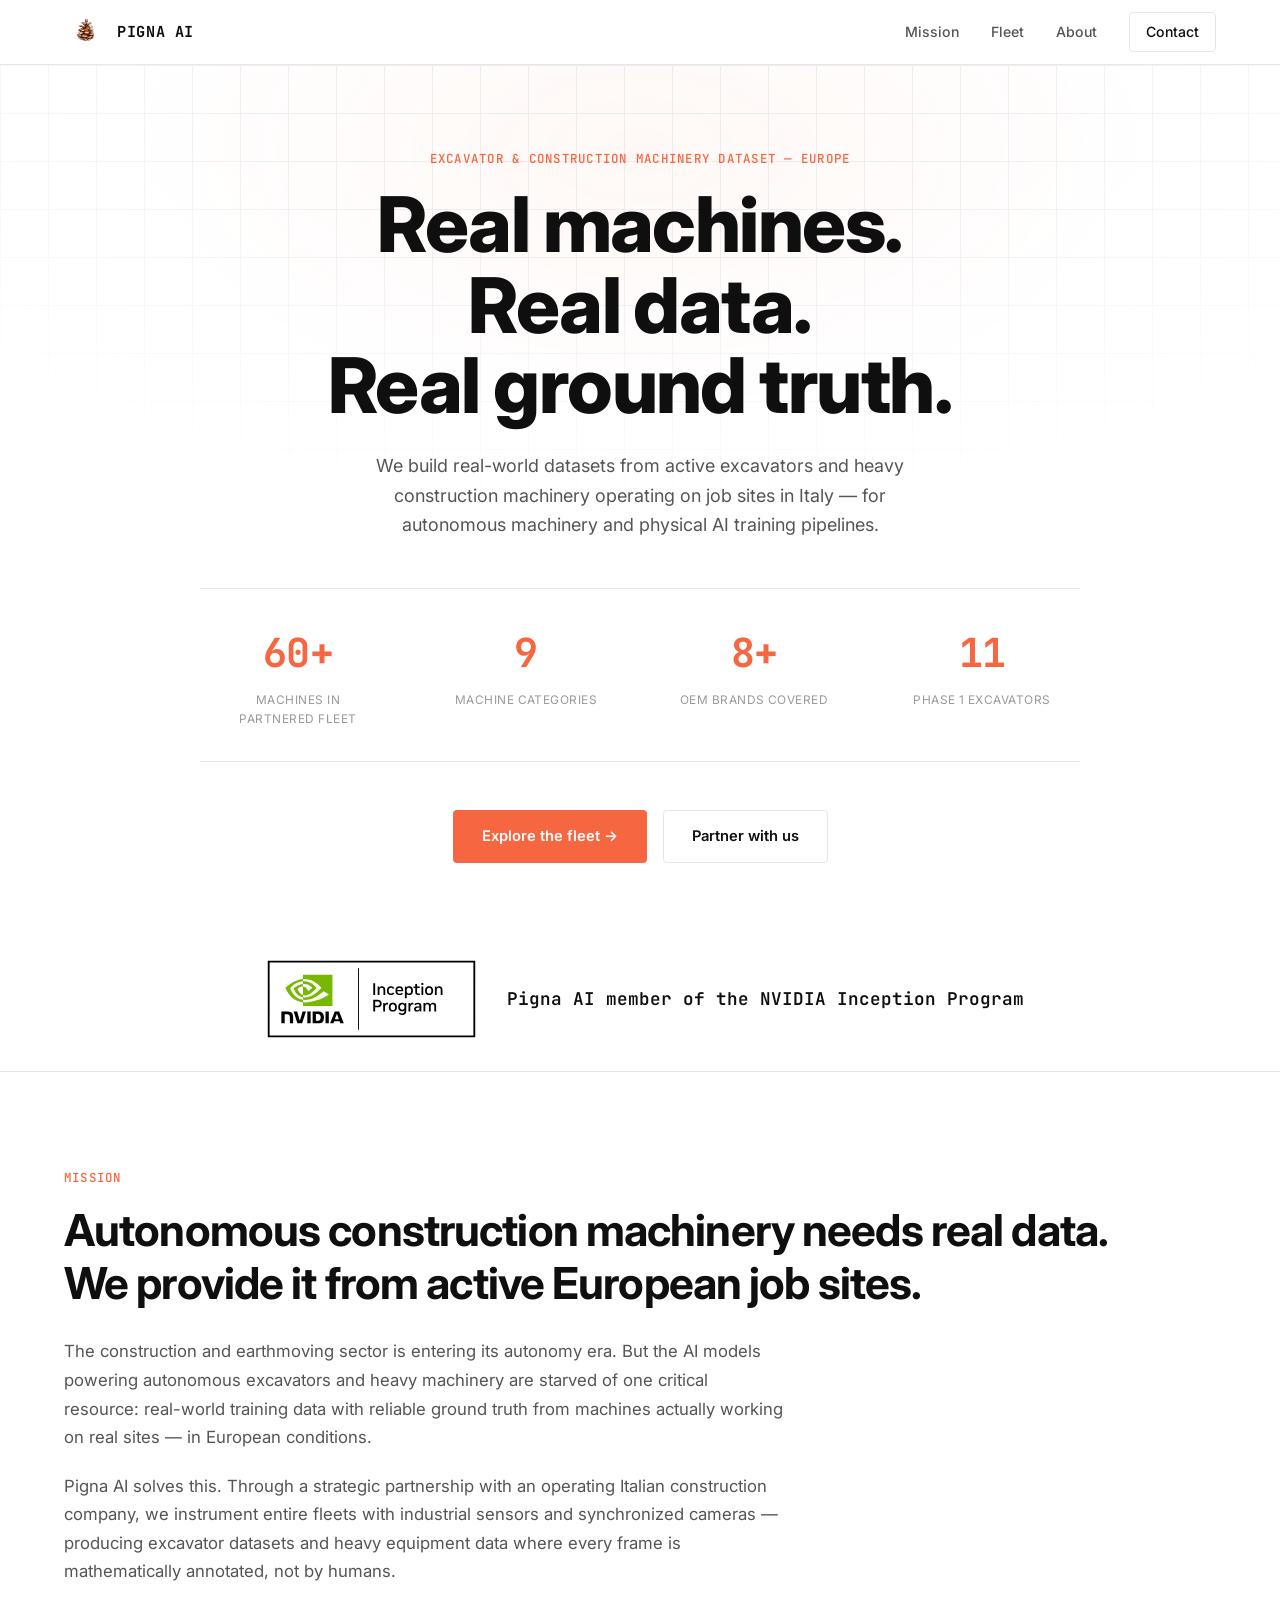
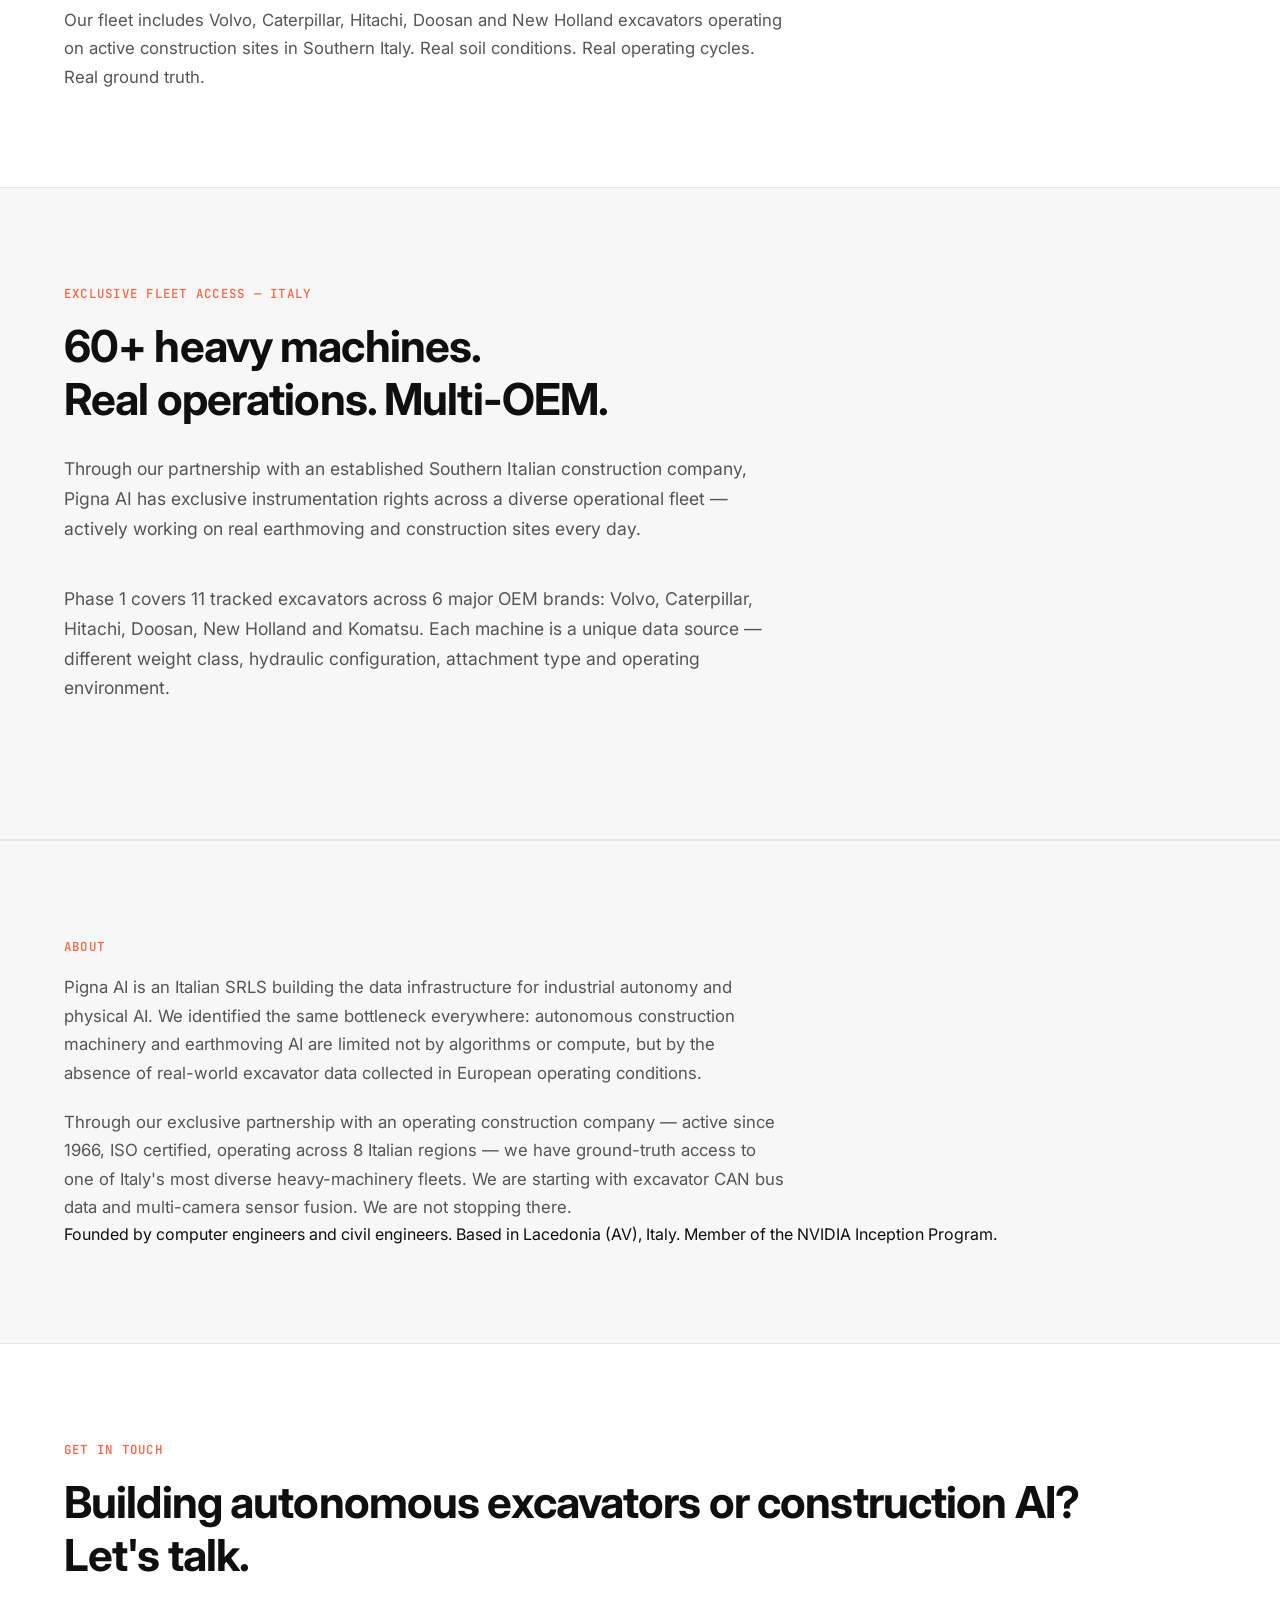
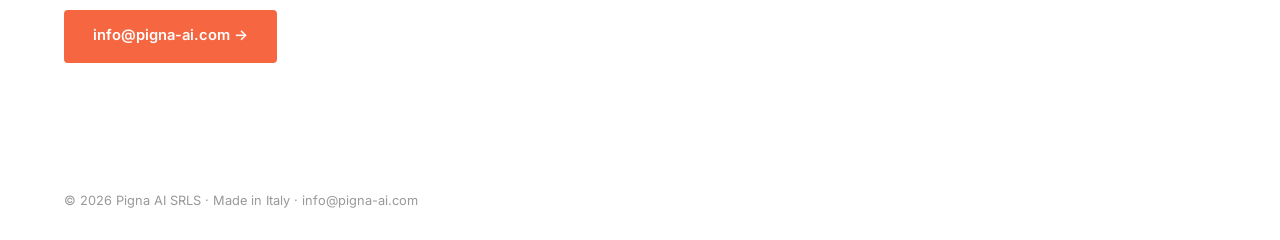
<file: index.html>
<!DOCTYPE html>
<html lang="en">
<head>
  <meta charset="UTF-8">
  <meta name="viewport" content="width=device-width, initial-scale=1.0">

  <title>Pigna AI — Excavator & Construction Machinery Dataset for Physical AI</title>
  <meta name="description" content="Real-world excavator and construction machinery data from active job sites in Italy. Multi-OEM fleet, sensor data for autonomous machinery and physical AI training pipelines.">

  <!-- Open Graph  -->
  <meta property="og:title" content="Pigna AI — Excavator & Construction Machinery Dataset for Physical AI">
  <meta property="og:description" content="Real-world excavator and construction machinery data from active job sites in Italy. CAN bus telemetry, multi-OEM fleet, sensor data for autonomous machinery and physical AI training pipelines.">
  <meta property="og:type" content="website">
  <meta property="og:url" content="https://www.pigna-ai.com/">

  <!-- SEO keywords -->
  <meta name="keywords" content="excavator dataset, construction machinery dataset, physical AI training data, earthmoving dataset, autonomous excavator, construction site AI data, heavy equipment dataset Europe, Italy construction data, Volvo excavator data, Caterpillar dataset, Hitachi excavator, Doosan dataset, New Holland excavator, autonomous construction machinery">

  <link rel="icon" href="data:image/svg+xml,%3Csvg xmlns='http://www.w3.org/2000/svg' viewBox='0 0 24 24'%3E%3Crect width='24' height='24' fill='%23FFFFFF'/%3E%3Cpath d='M12,3.5 C8.5,3.5 6,7.5 6,12.5 C6,17.8 8.7,21.5 12,21.5 C15.3,21.5 18,17.8 18,12.5 C18,7.5 15.5,3.5 12,3.5 Z' fill='none' stroke='%230F0F0F' stroke-width='1.4'/%3E%3Cpath d='M7.2,9.5 Q12,11.8 16.8,9.5' fill='none' stroke='%23F66640' stroke-width='1.3'/%3E%3Cpath d='M7.6,17.3 Q12,19.4 16.4,17.3' fill='none' stroke='%23F66640' stroke-width='1.3'/%3E%3C/svg%3E">

  <link rel="preconnect" href="https://fonts.googleapis.com">
  <link rel="preconnect" href="https://fonts.gstatic.com" crossorigin>
  <link href="https://fonts.googleapis.com/css2?family=Inter:wght@400;500;600;700;800&family=JetBrains+Mono:wght@400;500;700&display=swap" rel="stylesheet">

  <link rel="stylesheet" href="style.css">

  <!-- Structured data -->
  <script type="application/ld+json">
  {
    "@context": "https://schema.org",
    "@type": "Organization",
    "name": "Pigna AI",
    "url": "https://www.pigna-ai.com",
    "description": "Real-world excavator and construction machinery dataset for physical AI and autonomous machinery training pipelines. Active job sites in Italy.",
    "foundingLocation": "Lacedonia, Italy",
    "email": "info@pigna-ai.com",
    "keywords": "excavator dataset, construction machinery data, physical AI, CAN bus, earthmoving, autonomous excavator"
  }
  </script>
</head>
<body>

  <!-- ============ NAVBAR ============ -->
  <header class="navbar" id="navbar">
    <div class="navbar-inner">
      <a href="#" class="logo">
        <img src="assets/pigna-ai-logo.png" alt="Pigna AI" class="logo-mark" aria-hidden="true">
        <span>PIGNA AI</span>
      </a>

      <div class="nav-right">
        <nav class="nav-links" id="nav-links">
          <a href="#mission">Mission</a>
          <a href="#fleet">Fleet</a>
          <a href="#about">About</a>
          <a href="#contact" class="nav-cta">Contact</a>
        </nav>
      </div>

      <button class="hamburger" id="hamburger" aria-label="Toggle menu" aria-expanded="false" aria-controls="nav-links">
        <span></span>
        <span></span>
        <span></span>
      </button>
    </div>
  </header>

  <main>

    <!-- ============ HERO ============ -->
    <section class="hero" id="hero">
      <div class="hero-grid-bg" aria-hidden="true"></div>
      <div class="hero-inner">

        <p class="eyebrow">Excavator & construction machinery dataset — Europe</p>
        <h1 class="hero-headline">Real machines.<br>Real data.<br>Real ground truth.</h1>
        <p class="hero-sub">We build real-world datasets from active excavators and heavy construction machinery operating on job sites in Italy — for autonomous machinery and physical AI training pipelines.</p>

        <div class="metrics metrics-4">
          <div class="metric">
            <span class="metric-number">60+</span>
            <span class="metric-label">Machines in partnered fleet</span>
          </div>
          <div class="metric">
            <span class="metric-number">9</span>
            <span class="metric-label">Machine categories</span>
          </div>
          <div class="metric">
            <span class="metric-number">8+</span>
            <span class="metric-label">OEM brands covered</span>
          </div>
          <div class="metric">
            <span class="metric-number">11</span>
            <span class="metric-label">Phase 1 excavators</span>
          </div>
        </div>

        <div class="hero-cta">
          <a href="#fleet" class="btn btn-primary">Explore the fleet →</a>
          <a href="#contact" class="btn btn-secondary">Partner with us</a>
        </div>
      </div>
    </section>

    <div class="inception-ribbon">
      <div class="inception-ribbon-link">
        <img src="assets/nvidia-inception-badge.svg" alt="NVIDIA Inception Program" height="100">
        <span>Pigna AI member of the NVIDIA Inception Program</span>
      </div>
    </div>

    <!-- ============ MISSION ============ -->
    <section class="section" id="mission">
      <div class="container reveal">
        <p class="eyebrow">Mission</p>
        <h2 class="section-statement">Autonomous construction machinery needs real data.<br>We provide it from active European job sites.</h2>
        <div class="text-block">
          <p>The construction and earthmoving sector is entering its autonomy era. But the AI models powering autonomous excavators and heavy machinery are starved of one critical resource: real-world training data with reliable ground truth from machines actually working on real sites — in European conditions.</p>
          <p>Pigna AI solves this. Through a strategic partnership with an operating Italian construction company, we instrument entire fleets with industrial sensors and synchronized cameras — producing excavator datasets and heavy equipment data where every frame is mathematically annotated, not by humans.</p>
          <p>Our fleet includes Volvo, Caterpillar, Hitachi, Doosan and New Holland excavators operating on active construction sites in Southern Italy. Real soil conditions. Real operating cycles. Real ground truth.</p>
        </div>
      </div>
    </section>

    <!-- ============ FLEET ============ -->
    <section class="section section-alt" id="fleet">
      <div class="container reveal">
        <p class="eyebrow">Exclusive fleet access — Italy</p>
        <h2 class="section-statement">60+ heavy machines.<br>Real operations. Multi-OEM.</h2>
        <p class="lead">Through our partnership with an established Southern Italian construction company, Pigna AI has exclusive instrumentation rights across a diverse operational fleet — actively working on real earthmoving and construction sites every day.</p>
        <p class="lead">Phase 1 covers 11 tracked excavators across 6 major OEM brands: Volvo, Caterpillar, Hitachi, Doosan, New Holland and Komatsu. Each machine is a unique data source — different weight class, hydraulic configuration, attachment type and operating environment.</p>
      </div>
    </section>

    <!-- ============ ABOUT ============ -->
    <section class="section section-alt" id="about">
      <div class="container reveal">
        <p class="eyebrow">About</p>
        <div class="text-block">
          <p>Pigna AI is an Italian SRLS building the data infrastructure for industrial autonomy and physical AI. We identified the same bottleneck everywhere: autonomous construction machinery and earthmoving AI are limited not by algorithms or compute, but by the absence of real-world excavator data collected in European operating conditions.</p>
          <p>Through our exclusive partnership with an operating construction company — active since 1966, ISO certified, operating across 8 Italian regions — we have ground-truth access to one of Italy's most diverse heavy-machinery fleets. We are starting with excavator CAN bus data and multi-camera sensor fusion. We are not stopping there.</p>
        </div>
        <p class="founder-line">Founded by computer engineers and civil engineers. Based in Lacedonia (AV), Italy. Member of the NVIDIA Inception Program.</p>
      </div>
    </section>

    <!-- ============ CONTACT ============ -->
    <section class="section" id="contact">
      <div class="container reveal">
        <p class="eyebrow">Get in touch</p>
        <h2 class="section-statement">Building autonomous excavators or construction AI?<br>Let's talk.</h2>
        <a href="mailto:info@pigna-ai.com" class="btn btn-primary">info@pigna-ai.com →</a>
      </div>
    </section>

  </main>

  <!-- ============ FOOTER ============ -->
  <footer class="footer">
    <div class="container">
      <div class="footer-bottom">
        <span>© 2026 Pigna AI SRLS · Made in Italy · <a href="mailto:info@pigna-ai.com">info@pigna-ai.com</a></span>
      </div>
    </div>
  </footer>

  <script src="script.js"></script>
</body>
</html>
</file>
<file: style.css>
/* =========================================
   DESIGN TOKENS
========================================= */
:root {
  --bg: #ffffff;
  --surface: #f7f7f7;
  --border: #e5e7eb;
  --accent: rgb(246, 102, 64);
  --text: #0f0f0f;
  --text-secondary: #555555;
  --muted: #999999;

  --font-body: 'Inter', sans-serif;
  --font-mono: 'JetBrains Mono', monospace;

  --max-width: 1280px;
  --pad-mobile: 1.5rem;
  --pad-desktop: 4rem;
  --section-pad-desktop: 6rem;
  --section-pad-mobile: 3rem;
}

/* =========================================
   RESET
========================================= */
*, *::before, *::after {
  box-sizing: border-box;
  margin: 0;
  padding: 0;
}

html {
  scroll-behavior: smooth;
}

body {
  background: var(--bg);
  color: var(--text);
  font-family: var(--font-body);
  font-size: 1rem;
  line-height: 1.6;
  -webkit-font-smoothing: antialiased;
  overflow-x: hidden;
}

a {
  color: inherit;
  text-decoration: none;
}

ul {
  list-style: none;
}

img, svg {
  display: block;
  max-width: 100%;
}

:focus-visible {
  outline: 2px solid var(--accent);
  outline-offset: 3px;
}

.container {
  max-width: var(--max-width);
  margin: 0 auto;
  padding: 0 var(--pad-mobile);
}

@media (min-width: 768px) {
  .container {
    padding: 0 var(--pad-desktop);
  }
}

/* =========================================
   SECTIONS (base — detailed section styling comes next)
========================================= */
.section {
  padding: var(--section-pad-mobile) 0;
}

@media (min-width: 768px) {
  .section {
    padding: var(--section-pad-desktop) 0;
  }
}

.section-alt {
  background: var(--surface);
  border-top: 1px solid var(--border);
  border-bottom: 1px solid var(--border);
}

.eyebrow {
  font-family: var(--font-mono);
  font-size: 0.78rem;
  font-weight: 500;
  letter-spacing: 0.1em;
  text-transform: uppercase;
  color: var(--accent);
  margin-bottom: 1rem;
}

.section-statement {
  font-size: clamp(1.75rem, 3.5vw, 2.75rem);
  font-weight: 700;
  line-height: 1.2;
  letter-spacing: -0.02em;
  margin-bottom: 1.75rem;
}

.lead {
  font-size: 1.1rem;
  color: var(--text-secondary);
  max-width: 720px;
  line-height: 1.7;
  margin-bottom: 2.5rem;
}

.text-block {
  display: flex;
  flex-direction: column;
  gap: 1.25rem;
  max-width: 720px;
}

.text-block p {
  color: var(--text-secondary);
  font-size: 1.05rem;
  line-height: 1.7;
}

/* fade-up reveal (JS toggles .revealed) */
.reveal {
  opacity: 0;
  transform: translateY(24px);
  transition: opacity 0.6s ease, transform 0.6s ease;
}

.reveal.revealed {
  opacity: 1;
  transform: translateY(0);
}

/* =========================================
   NAVBAR
========================================= */
.navbar {
  position: sticky;
  top: 0;
  z-index: 200;
  background: rgba(255, 255, 255, 0.85);
  backdrop-filter: blur(10px);
  border-bottom: 1px solid var(--border);
}

.navbar-inner {
  max-width: var(--max-width);
  margin: 0 auto;
  padding: 0 var(--pad-mobile);
  height: 64px;
  display: flex;
  align-items: center;
  justify-content: space-between;
}

@media (min-width: 768px) {
  .navbar-inner {
    padding: 0 var(--pad-desktop);
  }
}

.logo {
  display: flex;
  align-items: center;
  gap: 10px;
  font-family: var(--font-mono);
  font-weight: 700;
  font-size: 0.95rem;
  letter-spacing: 0.04em;
  color: var(--text);
}

.inception-ribbon {
  background: var(--panel);
  border-bottom: 1px solid var(--border);
  padding: 22px 0;
}

.inception-ribbon-link {
  display: flex;
  align-items: center;
  justify-content: center;
  gap: 20px;
  max-width: var(--max-width);
  margin: 0 auto;
  padding: 0 var(--pad-mobile);
  color: var(--text);
}

.inception-ribbon-link img {
  display: block;
  height: 100px;
  width: auto;
  flex-shrink: 0;
}

.inception-ribbon-link span {
  font-family: var(--font-mono);
  font-size: 1.1rem;
  font-weight: 600;
}

.logo-mark {
  height: 28px;
  width: auto;
  flex-shrink: 0;
  display: block;
}

.nav-right {
  display: flex;
  align-items: center;
  gap: 24px;
}

.nav-links {
  display: flex;
  align-items: center;
  gap: 32px;
}

.lang-switch {
  display: flex;
  align-items: center;
  gap: 6px;
  font-family: var(--font-mono);
  font-size: 0.78rem;
}

.lang-link {
  color: var(--muted);
  transition: color 0.2s ease;
}

.lang-link.active {
  color: var(--text);
  font-weight: 700;
}

a.lang-link:hover {
  color: var(--accent);
}

.lang-sep {
  color: var(--border);
}

.nav-links a {
  font-size: 0.88rem;
  font-weight: 500;
  color: var(--text-secondary);
  transition: color 0.2s ease;
}

.nav-links a:hover {
  color: var(--accent);
}

.nav-cta {
  color: var(--text) !important;
  border: 1px solid var(--border);
  padding: 0.5rem 1rem;
  border-radius: 4px;
  transition: border-color 0.2s ease, color 0.2s ease !important;
}

.nav-cta:hover {
  border-color: var(--accent);
  color: var(--accent) !important;
}

.hamburger {
  display: none;
  flex-direction: column;
  justify-content: center;
  gap: 5px;
  width: 44px;
  height: 44px;
  background: none;
  border: none;
  cursor: pointer;
}

.hamburger span {
  display: block;
  width: 24px;
  height: 2px;
  margin: 0 auto;
  background: var(--text);
  transition: transform 0.25s ease, opacity 0.25s ease;
}

.hamburger.active span:nth-child(1) {
  transform: translateY(7px) rotate(45deg);
}

.hamburger.active span:nth-child(2) {
  opacity: 0;
}

.hamburger.active span:nth-child(3) {
  transform: translateY(-7px) rotate(-45deg);
}

/* =========================================
   HERO
========================================= */
.hero {
  position: relative;
  padding: 5rem 24px 4rem;
  overflow: hidden;
}

.hero-grid-bg {
  position: absolute;
  inset: 0;
  background-image:
    linear-gradient(to right, var(--border) 1px, transparent 1px),
    linear-gradient(to bottom, var(--border) 1px, transparent 1px);
  background-size: 48px 48px;
  opacity: 0.6;
  -webkit-mask-image: radial-gradient(ellipse 80% 60% at 50% 0%, #000 40%, transparent 90%);
  mask-image: radial-gradient(ellipse 80% 60% at 50% 0%, #000 40%, transparent 90%);
}

.hero-grid-bg::after {
  content: "";
  position: absolute;
  inset: 0;
  background: radial-gradient(ellipse 60% 50% at 50% 10%, rgba(246, 102, 64, 0.08), transparent 70%);
}

.hero-inner {
  position: relative;
  max-width: 880px;
  margin: 0 auto;
  text-align: center;
  z-index: 1;
}

.hero-inner .eyebrow {
  display: inline-block;
}

.hero-headline {
  font-size: clamp(2.5rem, 6vw, 6rem);
  font-weight: 800;
  line-height: 1.05;
  letter-spacing: -0.02em;
  margin-bottom: 1.5rem;
}

.hero-sub {
  font-size: clamp(1rem, 1.6vw, 1.125rem);
  color: var(--text-secondary);
  max-width: 600px;
  margin: 0 auto 3rem;
  line-height: 1.65;
}

/* =========================================
   METRICS
========================================= */
.metrics {
  display: grid;
  gap: 2rem;
  margin-bottom: 3rem;
  padding: 2rem 0;
  border-top: 1px solid var(--border);
  border-bottom: 1px solid var(--border);
}

.metrics-4 {
  grid-template-columns: repeat(4, 1fr);
}

.metric {
  display: flex;
  flex-direction: column;
  align-items: center;
  gap: 0.4rem;
}

.metric-number {
  font-family: var(--font-mono);
  font-size: clamp(1.75rem, 3.5vw, 2.5rem);
  font-weight: 700;
  color: var(--accent);
  letter-spacing: -0.02em;
}

.metric-label {
  font-size: 0.74rem;
  color: var(--muted);
  text-align: center;
  max-width: 150px;
  text-transform: uppercase;
  letter-spacing: 0.04em;
}

/* =========================================
   BUTTONS
========================================= */
.hero-cta {
  display: flex;
  justify-content: center;
  gap: 1rem;
  flex-wrap: wrap;
}

.btn {
  display: inline-block;
  padding: 0.85rem 1.75rem;
  min-height: 44px;
  border-radius: 4px;
  font-size: 0.92rem;
  font-weight: 600;
  transition: all 0.2s ease;
  border: 1px solid transparent;
}

.btn-primary {
  background: var(--accent);
  color: #ffffff;
}

.btn-primary:hover {
  background: #e0522d;
}

.btn-secondary {
  background: transparent;
  color: var(--text);
  border: 1px solid var(--border);
}

.btn-secondary:hover {
  border-color: var(--accent);
  color: var(--accent);
}

/* =========================================
   FOOTER
========================================= */
.footer {
  padding: 1.75rem 0;
}

.footer-bottom span {
  font-size: 0.8rem;
  color: var(--muted);
}

/* =========================================
   RESPONSIVE — NAV / HERO
========================================= */
@media (max-width: 768px) {
  .nav-links {
    position: fixed;
    top: 64px;
    left: 0;
    right: 0;
    bottom: 0;
    background: var(--bg);
    flex-direction: column;
    align-items: flex-start;
    padding: 2rem var(--pad-mobile);
    gap: 1.75rem;
    transform: translateX(100%);
    transition: transform 0.25s ease;
    overflow-y: auto;
  }

  .nav-links.open {
    transform: translateX(0);
  }

  .nav-links a {
    font-size: 1.1rem;
  }

  .hamburger {
    display: flex;
  }

  .hero {
    padding: 5.5rem 20px 4rem;
  }

  .metrics-4 {
    grid-template-columns: repeat(2, 1fr);
    gap: 2rem 1rem;
  }
}
</file>
